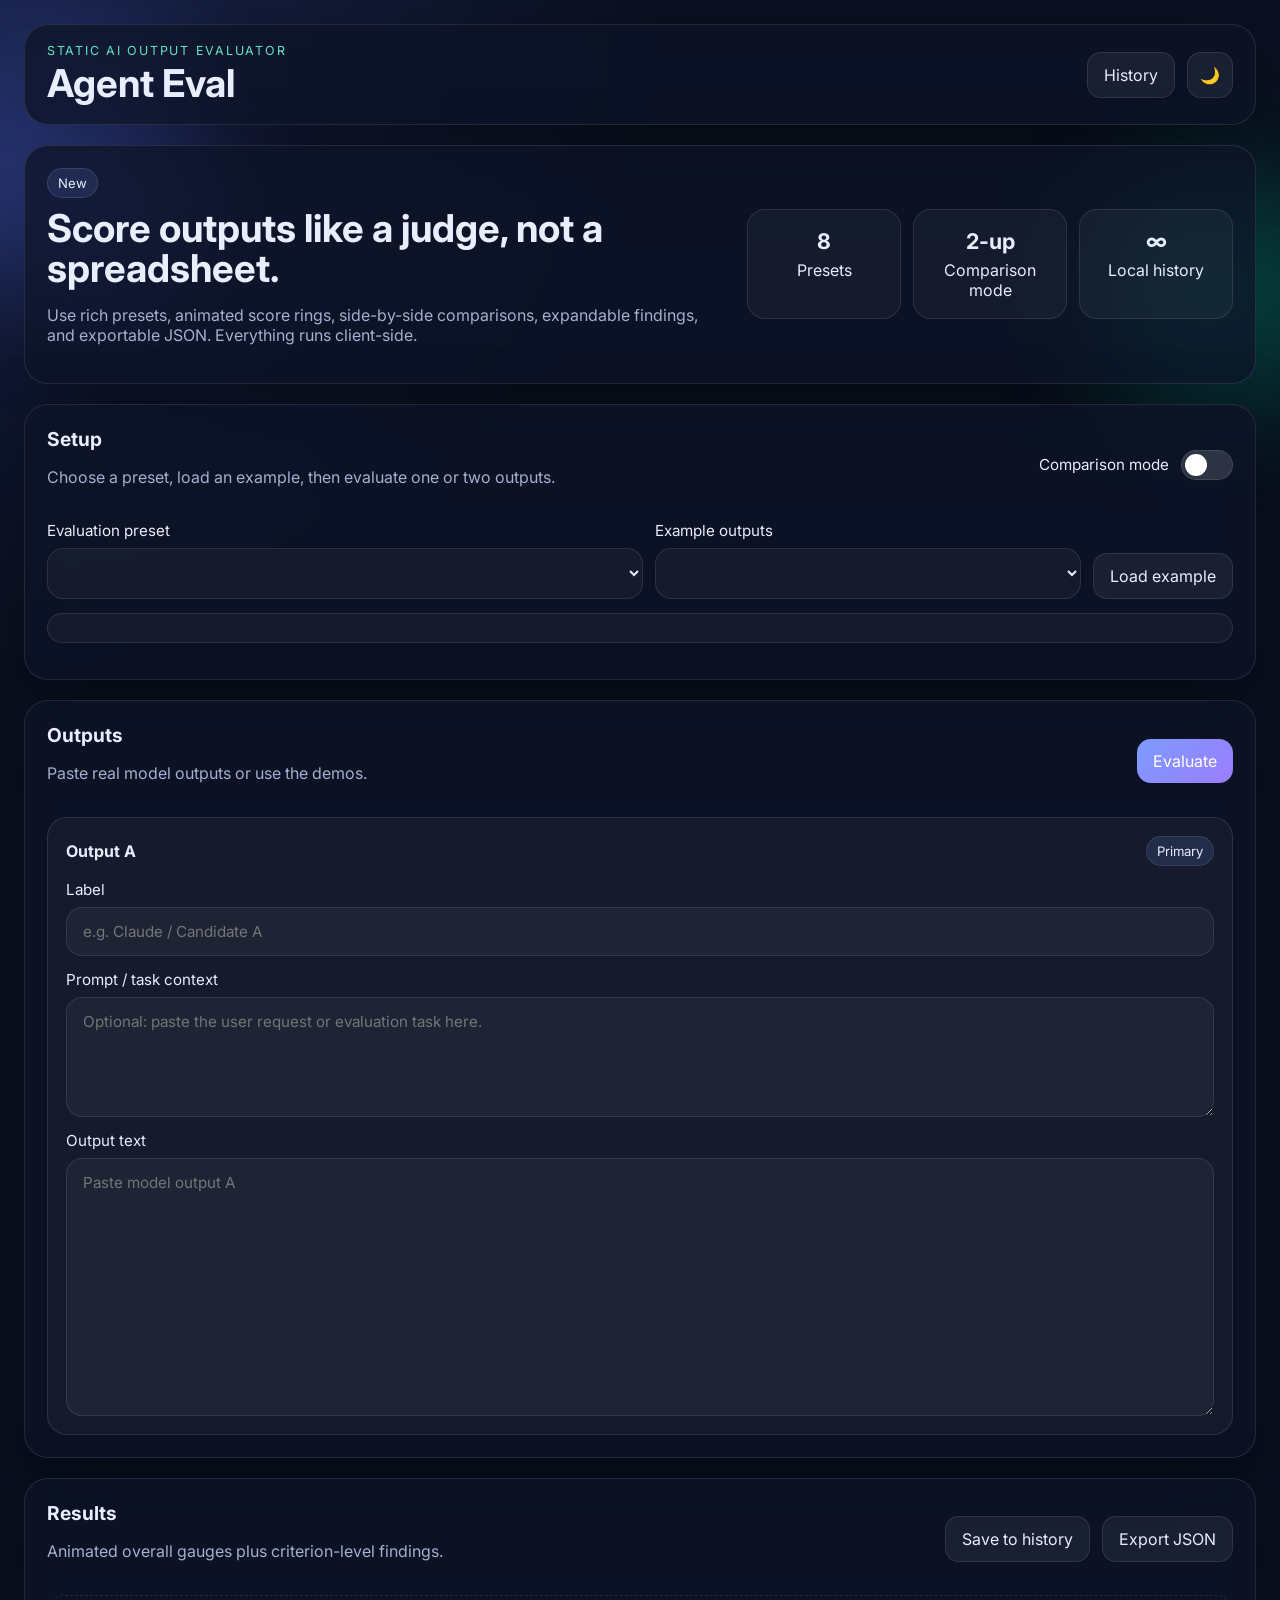
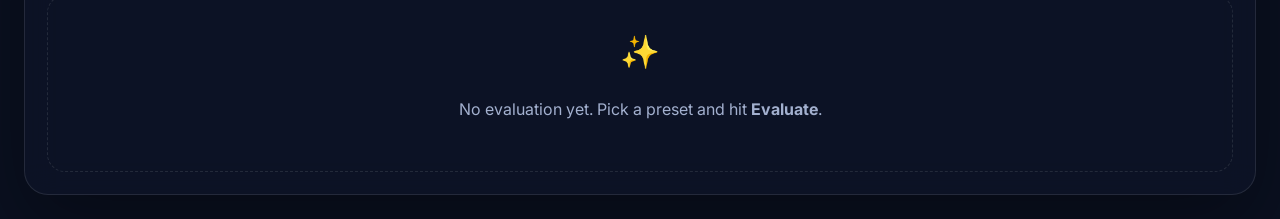
<file: index.html>
<!DOCTYPE html>
<html lang="en" data-theme="dark">
<head>
  <meta charset="UTF-8" />
  <meta name="viewport" content="width=device-width, initial-scale=1.0" />
  <title>Agent Eval</title>
  <meta name="description" content="Evaluate AI outputs with presets, detailed findings, comparisons, and history tracking." />
  <link rel="preconnect" href="https://fonts.googleapis.com">
  <link rel="preconnect" href="https://fonts.gstatic.com" crossorigin>
  <link href="https://fonts.googleapis.com/css2?family=Inter:wght@400;500;600;700;800&display=swap" rel="stylesheet">
  <link rel="stylesheet" href="style.css" />
</head>
<body>
  <div class="bg-orb orb-1"></div>
  <div class="bg-orb orb-2"></div>
  <div class="page-shell">
    <header class="topbar glass">
      <div>
        <p class="eyebrow">Static AI output evaluator</p>
        <h1>Agent Eval</h1>
      </div>
      <div class="topbar-actions">
        <a class="secondary-btn" href="history.html">History</a>
        <button id="themeToggle" class="icon-btn" aria-label="Toggle theme">🌙</button>
      </div>
    </header>

    <main class="layout">
      <section class="panel hero glass">
        <div class="hero-copy">
          <span class="pill">New</span>
          <h2>Score outputs like a judge, not a spreadsheet.</h2>
          <p>Use rich presets, animated score rings, side-by-side comparisons, expandable findings, and exportable JSON. Everything runs client-side.</p>
        </div>
        <div class="hero-stats">
          <div class="mini-stat">
            <strong>8</strong>
            <span>Presets</span>
          </div>
          <div class="mini-stat">
            <strong>2-up</strong>
            <span>Comparison mode</span>
          </div>
          <div class="mini-stat">
            <strong>∞</strong>
            <span>Local history</span>
          </div>
        </div>
      </section>

      <section class="panel controls glass">
        <div class="section-header">
          <div>
            <h3>Setup</h3>
            <p>Choose a preset, load an example, then evaluate one or two outputs.</p>
          </div>
          <label class="toggle-row">
            <span>Comparison mode</span>
            <input id="comparisonToggle" type="checkbox" />
            <span class="switch"></span>
          </label>
        </div>

        <div class="controls-grid">
          <label>
            <span>Evaluation preset</span>
            <select id="presetSelect"></select>
          </label>
          <label>
            <span>Example outputs</span>
            <select id="exampleSelect"></select>
          </label>
          <button id="loadExampleBtn" class="secondary-btn align-end">Load example</button>
        </div>

        <div id="presetDescription" class="preset-description"></div>
        <div id="criteriaChips" class="criteria-chips"></div>
      </section>

      <section class="panel input-panel glass">
        <div class="section-header">
          <div>
            <h3>Outputs</h3>
            <p>Paste real model outputs or use the demos.</p>
          </div>
          <div class="button-row">
            <button id="swapBtn" class="secondary-btn hidden">Swap A/B</button>
            <button id="evaluateBtn" class="primary-btn">Evaluate</button>
          </div>
        </div>

        <div id="inputColumns" class="input-columns single">
          <article class="output-card">
            <div class="output-header">
              <h4>Output A</h4>
              <span class="tag">Primary</span>
            </div>
            <label>
              <span>Label</span>
              <input id="labelA" type="text" placeholder="e.g. Claude / Candidate A" />
            </label>
            <label>
              <span>Prompt / task context</span>
              <textarea id="promptInput" rows="4" placeholder="Optional: paste the user request or evaluation task here."></textarea>
            </label>
            <label>
              <span>Output text</span>
              <textarea id="outputA" rows="12" placeholder="Paste model output A"></textarea>
            </label>
          </article>

          <article id="cardB" class="output-card hidden">
            <div class="output-header">
              <h4>Output B</h4>
              <span class="tag alt">Compare</span>
            </div>
            <label>
              <span>Label</span>
              <input id="labelB" type="text" placeholder="e.g. GPT / Candidate B" />
            </label>
            <label>
              <span>Output text</span>
              <textarea id="outputB" rows="18" placeholder="Paste model output B"></textarea>
            </label>
          </article>
        </div>
      </section>

      <section class="panel results glass">
        <div class="section-header">
          <div>
            <h3>Results</h3>
            <p>Animated overall gauges plus criterion-level findings.</p>
          </div>
          <div class="button-row">
            <button id="saveHistoryBtn" class="secondary-btn">Save to history</button>
            <button id="exportBtn" class="secondary-btn">Export JSON</button>
          </div>
        </div>

        <div id="emptyState" class="empty-state">
          <div class="empty-icon">✨</div>
          <p>No evaluation yet. Pick a preset and hit <strong>Evaluate</strong>.</p>
        </div>

        <div id="resultsContent" class="results-content hidden">
          <div id="summaryGrid" class="summary-grid"></div>
          <div id="winnerBanner" class="winner-banner hidden"></div>
          <div id="detailsGrid" class="details-grid"></div>
        </div>
      </section>
    </main>
  </div>
  <script src="app.js"></script>
</body>
</html>
</file>
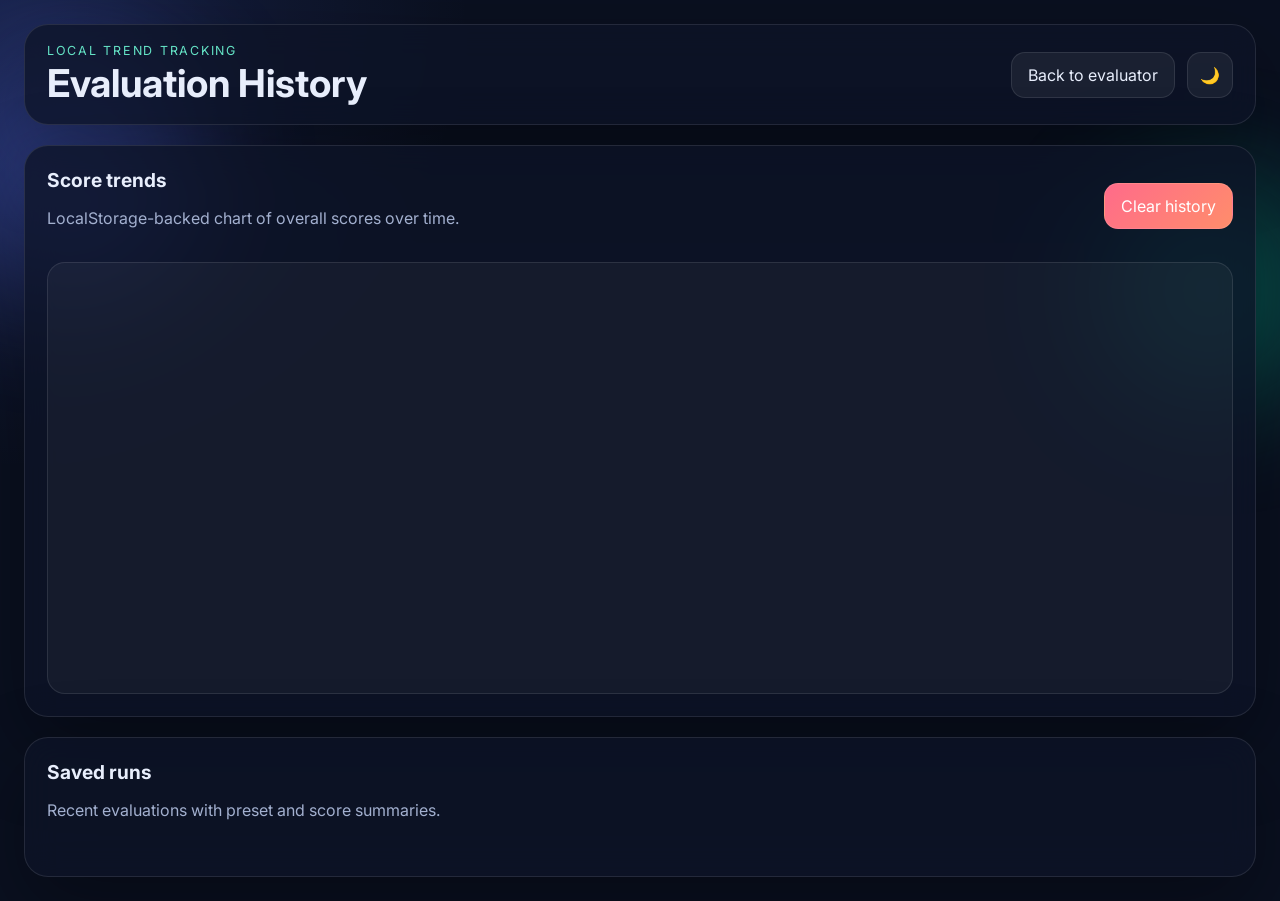
<file: history.html>
<!DOCTYPE html>
<html lang="en" data-theme="dark">
<head>
  <meta charset="UTF-8" />
  <meta name="viewport" content="width=device-width, initial-scale=1.0" />
  <title>Agent Eval History</title>
  <link rel="preconnect" href="https://fonts.googleapis.com">
  <link rel="preconnect" href="https://fonts.gstatic.com" crossorigin>
  <link href="https://fonts.googleapis.com/css2?family=Inter:wght@400;500;600;700;800&display=swap" rel="stylesheet">
  <link rel="stylesheet" href="style.css" />
</head>
<body>
  <div class="bg-orb orb-1"></div>
  <div class="bg-orb orb-2"></div>
  <div class="page-shell">
    <header class="topbar glass">
      <div>
        <p class="eyebrow">Local trend tracking</p>
        <h1>Evaluation History</h1>
      </div>
      <div class="topbar-actions">
        <a class="secondary-btn" href="index.html">Back to evaluator</a>
        <button id="themeToggle" class="icon-btn" aria-label="Toggle theme">🌙</button>
      </div>
    </header>

    <main class="layout history-layout">
      <section class="panel glass">
        <div class="section-header">
          <div>
            <h3>Score trends</h3>
            <p>LocalStorage-backed chart of overall scores over time.</p>
          </div>
          <button id="clearHistoryBtn" class="secondary-btn danger">Clear history</button>
        </div>
        <div class="chart-wrap">
          <canvas id="historyChart" width="1200" height="420"></canvas>
        </div>
      </section>

      <section class="panel glass">
        <div class="section-header">
          <div>
            <h3>Saved runs</h3>
            <p>Recent evaluations with preset and score summaries.</p>
          </div>
        </div>
        <div id="historyList" class="history-list"></div>
      </section>
    </main>
  </div>
  <script src="app.js"></script>
</body>
</html>
</file>
<file: style.css>
:root {
  --bg: #0a1020;
  --bg-elev: rgba(13, 20, 39, 0.78);
  --bg-soft: rgba(255,255,255,0.04);
  --text: #e8eefc;
  --muted: #a3b0cf;
  --border: rgba(255,255,255,0.1);
  --accent: #7c9cff;
  --accent-2: #65e4c6;
  --danger: #ff6b8a;
  --warning: #ffbf69;
  --shadow: 0 30px 80px rgba(0,0,0,0.35);
}

html[data-theme="light"] {
  --bg: #f3f6ff;
  --bg-elev: rgba(255,255,255,0.85);
  --bg-soft: rgba(102, 118, 255, 0.08);
  --text: #14203b;
  --muted: #586684;
  --border: rgba(20,32,59,0.1);
  --accent: #4f6bff;
  --accent-2: #0dbb95;
  --danger: #de3d65;
  --warning: #d98a20;
  --shadow: 0 20px 60px rgba(52,72,120,0.14);
}

* { box-sizing: border-box; }
html, body { margin: 0; min-height: 100%; }
body {
  font-family: Inter, system-ui, sans-serif;
  background: radial-gradient(circle at top left, rgba(90,116,255,0.18), transparent 30%), var(--bg);
  color: var(--text);
}

.bg-orb {
  position: fixed; border-radius: 999px; filter: blur(60px); opacity: 0.35; pointer-events: none; z-index: 0;
  animation: drift 16s ease-in-out infinite;
}
.orb-1 { width: 260px; height: 260px; background: #5a74ff; top: 40px; left: -60px; }
.orb-2 { width: 220px; height: 220px; background: #00d4a6; right: -40px; top: 180px; animation-delay: -5s; }
@keyframes drift { 0%,100% { transform: translateY(0px) } 50% { transform: translateY(25px) translateX(10px) } }

.page-shell { position: relative; z-index: 1; max-width: 1280px; margin: 0 auto; padding: 24px; }
.layout { display: grid; gap: 20px; }
.topbar, .panel { border: 1px solid var(--border); box-shadow: var(--shadow); }
.glass { background: var(--bg-elev); backdrop-filter: blur(16px); }
.topbar {
  display: flex; justify-content: space-between; align-items: center; gap: 16px;
  padding: 18px 22px; border-radius: 24px; margin-bottom: 20px;
}
.topbar h1 { margin: 2px 0 0; font-size: clamp(1.8rem, 3vw, 2.5rem); }
.eyebrow { margin: 0; color: var(--accent-2); text-transform: uppercase; letter-spacing: 0.14em; font-size: 0.78rem; }
.topbar-actions, .button-row, .controls-grid { display: flex; gap: 12px; flex-wrap: wrap; }
.panel { border-radius: 24px; padding: 22px; }
.hero { display: grid; grid-template-columns: 1.4fr 1fr; gap: 20px; align-items: center; }
.hero h2 { font-size: clamp(1.6rem, 3vw, 2.6rem); line-height: 1.05; margin: 10px 0; }
.hero p, .section-header p, .preset-description, .history-item p { color: var(--muted); }
.hero-stats { display: grid; grid-template-columns: repeat(3, 1fr); gap: 12px; }
.mini-stat { padding: 18px; border-radius: 18px; background: var(--bg-soft); border: 1px solid var(--border); text-align: center; }
.mini-stat strong { display: block; font-size: 1.35rem; margin-bottom: 6px; }
.pill, .tag {
  display: inline-flex; align-items: center; gap: 8px; padding: 6px 10px; border-radius: 999px;
  background: rgba(124,156,255,0.14); color: var(--text); border: 1px solid var(--border); font-size: 0.82rem;
}
.tag.alt { background: rgba(101,228,198,0.12); }
.section-header { display: flex; justify-content: space-between; gap: 16px; align-items: center; margin-bottom: 18px; }
.section-header h3 { margin: 0 0 6px; font-size: 1.2rem; }

label { display: grid; gap: 8px; font-size: 0.95rem; }
input[type="text"], select, textarea {
  width: 100%; background: rgba(255,255,255,0.04); color: var(--text); border: 1px solid var(--border);
  border-radius: 16px; padding: 14px 16px; font: inherit; outline: none; transition: 0.2s ease;
}
html[data-theme="light"] input[type="text"], html[data-theme="light"] select, html[data-theme="light"] textarea {
  background: rgba(255,255,255,0.75);
}
input:focus, select:focus, textarea:focus { border-color: var(--accent); box-shadow: 0 0 0 4px rgba(124,156,255,0.12); }
textarea { resize: vertical; min-height: 120px; }
button, .secondary-btn, .primary-btn {
  border: 0; border-radius: 14px; padding: 12px 16px; cursor: pointer; font: inherit; text-decoration: none;
  display: inline-flex; align-items: center; justify-content: center; gap: 8px; transition: transform 0.18s ease, opacity 0.18s ease, background 0.18s ease;
}
button:hover, .secondary-btn:hover, .primary-btn:hover { transform: translateY(-1px); }
.primary-btn { background: linear-gradient(135deg, var(--accent), #9c7cff); color: white; }
.secondary-btn, .icon-btn { background: rgba(255,255,255,0.06); color: var(--text); border: 1px solid var(--border); }
.icon-btn { width: 46px; height: 46px; border-radius: 14px; }
.danger { color: white; background: linear-gradient(135deg, var(--danger), #ff8d6b); }
.align-end { align-self: end; }
.hidden { display: none !important; }

.controls-grid { display: grid; grid-template-columns: 1.4fr 1fr auto; align-items: end; }
.preset-description { padding: 14px 16px; border-radius: 16px; background: var(--bg-soft); border: 1px solid var(--border); margin-top: 14px; }
.criteria-chips { display: flex; flex-wrap: wrap; gap: 10px; margin-top: 14px; }
.criterion-chip {
  position: relative; padding: 10px 12px; border-radius: 999px; background: rgba(255,255,255,0.05);
  border: 1px solid var(--border); font-size: 0.86rem;
}
.criterion-chip .tooltip {
  visibility: hidden; opacity: 0; position: absolute; left: 50%; transform: translateX(-50%); bottom: calc(100% + 10px);
  min-width: 220px; max-width: 280px; padding: 10px 12px; border-radius: 12px; background: #08101f; color: #eef4ff; border: 1px solid rgba(255,255,255,0.1);
  transition: 0.18s ease; box-shadow: var(--shadow); z-index: 3;
}
html[data-theme="light"] .criterion-chip .tooltip { background: #fff; color: #14203b; }
.criterion-chip:hover .tooltip, .criterion-chip:focus-within .tooltip { visibility: visible; opacity: 1; }

.input-columns { display: grid; gap: 16px; }
.input-columns.single { grid-template-columns: 1fr; }
.input-columns.compare { grid-template-columns: repeat(2, minmax(0, 1fr)); }
.output-card { padding: 18px; border-radius: 20px; background: rgba(255,255,255,0.04); border: 1px solid var(--border); display: grid; gap: 14px; }
.output-header { display: flex; justify-content: space-between; align-items: center; }
.output-header h4 { margin: 0; }

.empty-state { display: grid; place-items: center; gap: 12px; padding: 36px 16px; border: 1px dashed var(--border); border-radius: 18px; color: var(--muted); }
.empty-icon { font-size: 2rem; }
.summary-grid { display: grid; grid-template-columns: repeat(auto-fit, minmax(240px, 1fr)); gap: 16px; margin-bottom: 16px; }
.summary-card { padding: 18px; border-radius: 20px; background: rgba(255,255,255,0.04); border: 1px solid var(--border); display: grid; gap: 12px; }
.summary-card-header { display:flex; justify-content:space-between; align-items:center; gap:12px; }
.summary-card-header h4 { margin: 0; }
.gauge-wrap { display: grid; place-items: center; padding: 8px 0 2px; }
.gauge {
  --score: 72; --accent-gauge: var(--accent);
  position: relative; width: 164px; height: 164px; border-radius: 50%;
  background: conic-gradient(from -90deg, var(--accent-gauge) calc(var(--score) * 1%), rgba(255,255,255,0.08) 0);
  display: grid; place-items: center; animation: spinIn 1s ease;
}
.gauge::before {
  content: ""; position: absolute; inset: 14px; border-radius: 50%;
  background: linear-gradient(180deg, rgba(255,255,255,0.10), rgba(255,255,255,0.03)); border: 1px solid var(--border);
}
.gauge-inner { position: relative; z-index: 1; text-align: center; }
.gauge-score { font-size: 2rem; font-weight: 800; line-height: 1; }
.gauge-label { color: var(--muted); font-size: 0.86rem; margin-top: 6px; }
@keyframes spinIn { from { transform: scale(0.9) rotate(-60deg); opacity: 0; } to { transform: scale(1) rotate(0); opacity: 1; } }
.score-pill { font-weight: 700; padding: 8px 10px; border-radius: 999px; background: rgba(101,228,198,0.12); }

.winner-banner {
  margin: 8px 0 16px; padding: 14px 16px; border-radius: 18px; background: linear-gradient(135deg, rgba(124,156,255,0.16), rgba(101,228,198,0.14)); border: 1px solid var(--border);
}
.details-grid { display: grid; gap: 12px; }
.details-card { border: 1px solid var(--border); border-radius: 18px; overflow: hidden; background: rgba(255,255,255,0.04); }
.details-head { display: grid; grid-template-columns: 1.4fr repeat(2, minmax(80px, 120px)); gap: 12px; padding: 14px 16px; align-items: center; }
.details-name { display:flex; align-items:center; gap:8px; font-weight:700; }
.details-sub { color: var(--muted); font-size: 0.88rem; margin-top: 4px; }
.score-mini { justify-self: end; font-weight: 700; }
details { border-top: 1px solid var(--border); }
summary { list-style: none; cursor: pointer; padding: 12px 16px; color: var(--muted); }
summary::-webkit-details-marker { display:none; }
.findings { padding: 0 16px 16px; display: grid; gap: 10px; }
.findings-grid { display: grid; grid-template-columns: repeat(auto-fit, minmax(220px, 1fr)); gap: 12px; }
.finding-box { padding: 12px 14px; border-radius: 14px; background: rgba(255,255,255,0.04); border: 1px solid var(--border); }
.finding-box strong { display:block; margin-bottom: 8px; }
.finding-box ul { margin: 0; padding-left: 18px; color: var(--muted); }
.finding-box li { margin: 5px 0; }

.chart-wrap { overflow: auto; border-radius: 18px; border: 1px solid var(--border); background: rgba(255,255,255,0.04); padding: 12px; }
#historyChart { width: 100%; height: auto; display: block; }
.history-list { display: grid; gap: 12px; }
.history-item { padding: 16px; border-radius: 18px; border: 1px solid var(--border); background: rgba(255,255,255,0.04); }
.history-meta { display:flex; justify-content:space-between; gap:12px; flex-wrap:wrap; margin-bottom:8px; }
.history-badges { display:flex; gap:8px; flex-wrap:wrap; }

.toggle-row { display:inline-flex; align-items:center; gap:12px; }
.toggle-row input { display:none; }
.switch {
  position: relative; width: 52px; height: 30px; background: rgba(255,255,255,0.14); border:1px solid var(--border); border-radius:999px;
}
.switch::after {
  content:""; position:absolute; top:3px; left:3px; width:22px; height:22px; background:white; border-radius:50%; transition:0.2s ease;
}
.toggle-row input:checked + .switch::after { transform: translateX(22px); }
.toggle-row input:checked + .switch { background: rgba(124,156,255,0.48); }

@media (max-width: 900px) {
  .hero, .controls-grid, .input-columns.compare, .details-head { grid-template-columns: 1fr; }
  .section-header, .topbar { align-items: stretch; flex-direction: column; }
  .score-mini { justify-self: start; }
}

@media (max-width: 640px) {
  .page-shell { padding: 14px; }
  .panel, .topbar { border-radius: 20px; padding: 16px; }
  .hero-stats, .summary-grid { grid-template-columns: 1fr; }
  .gauge { width: 144px; height: 144px; }
}
</file>
